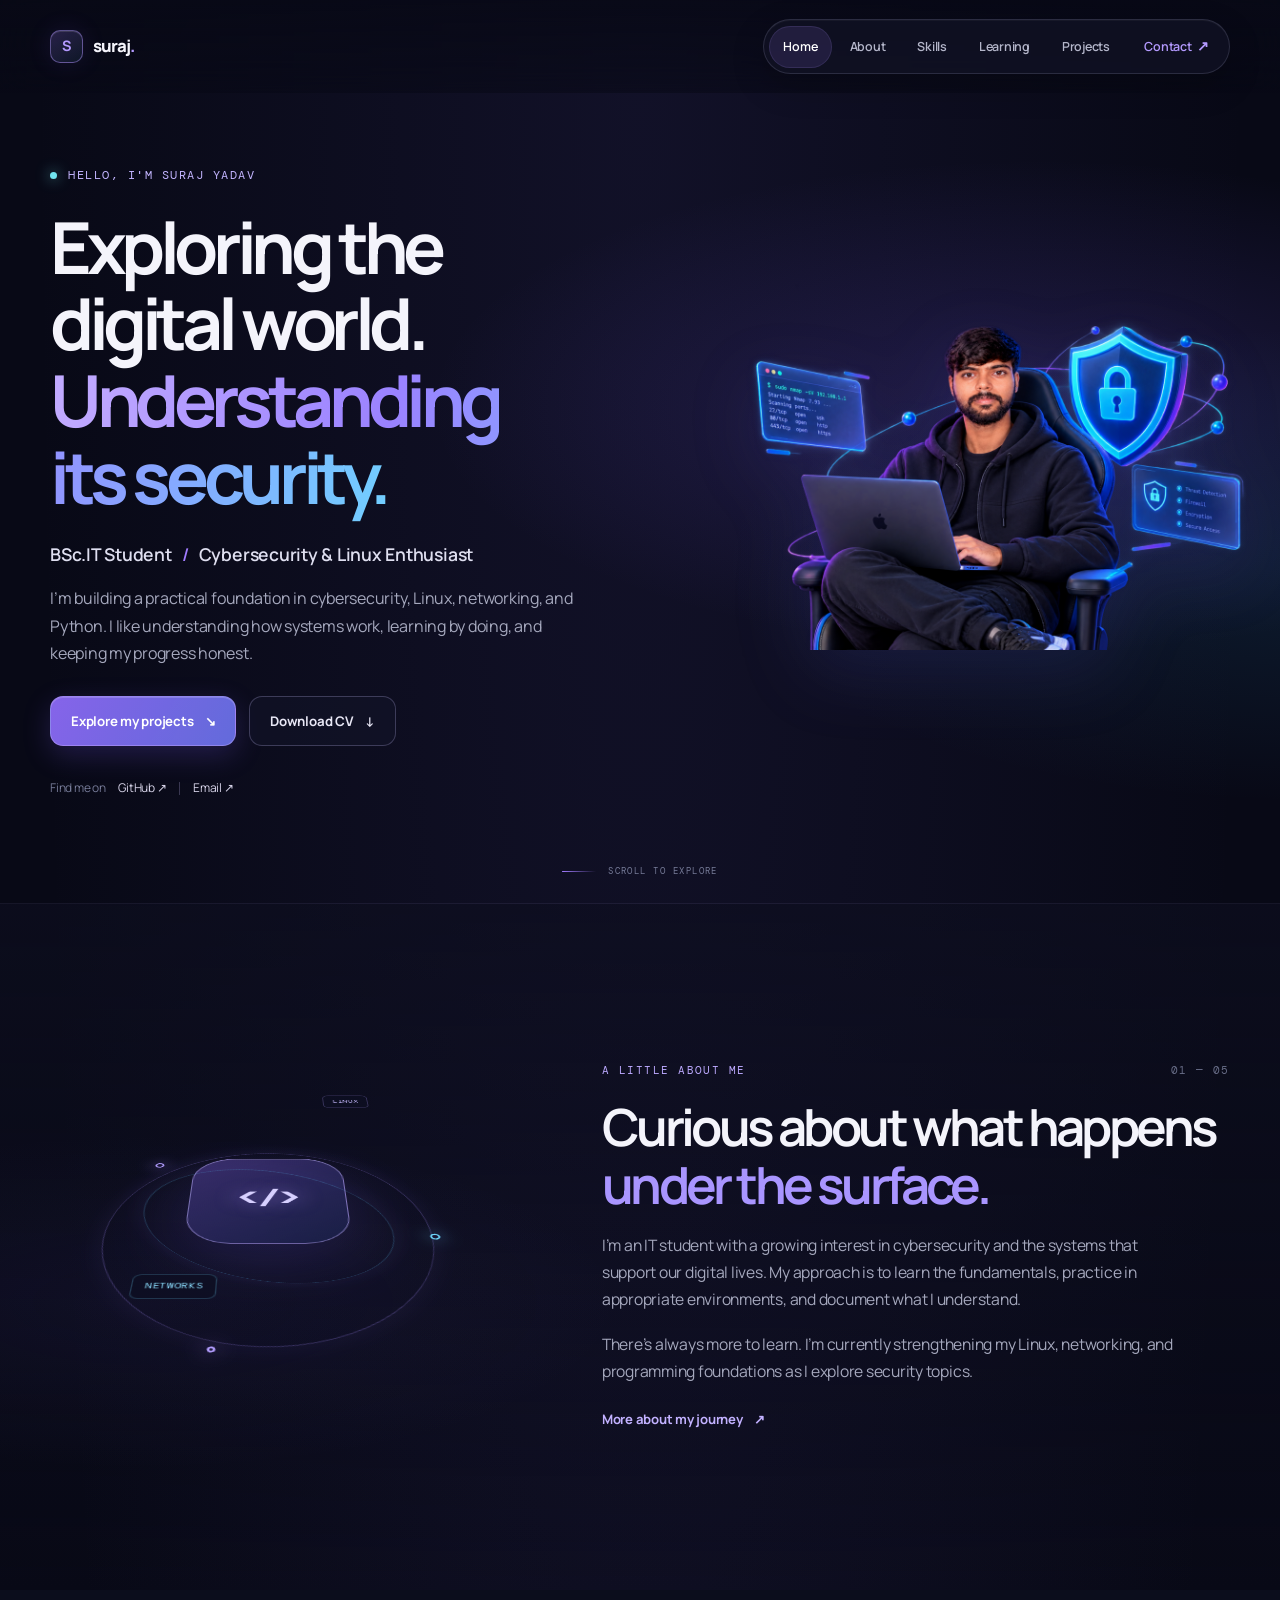
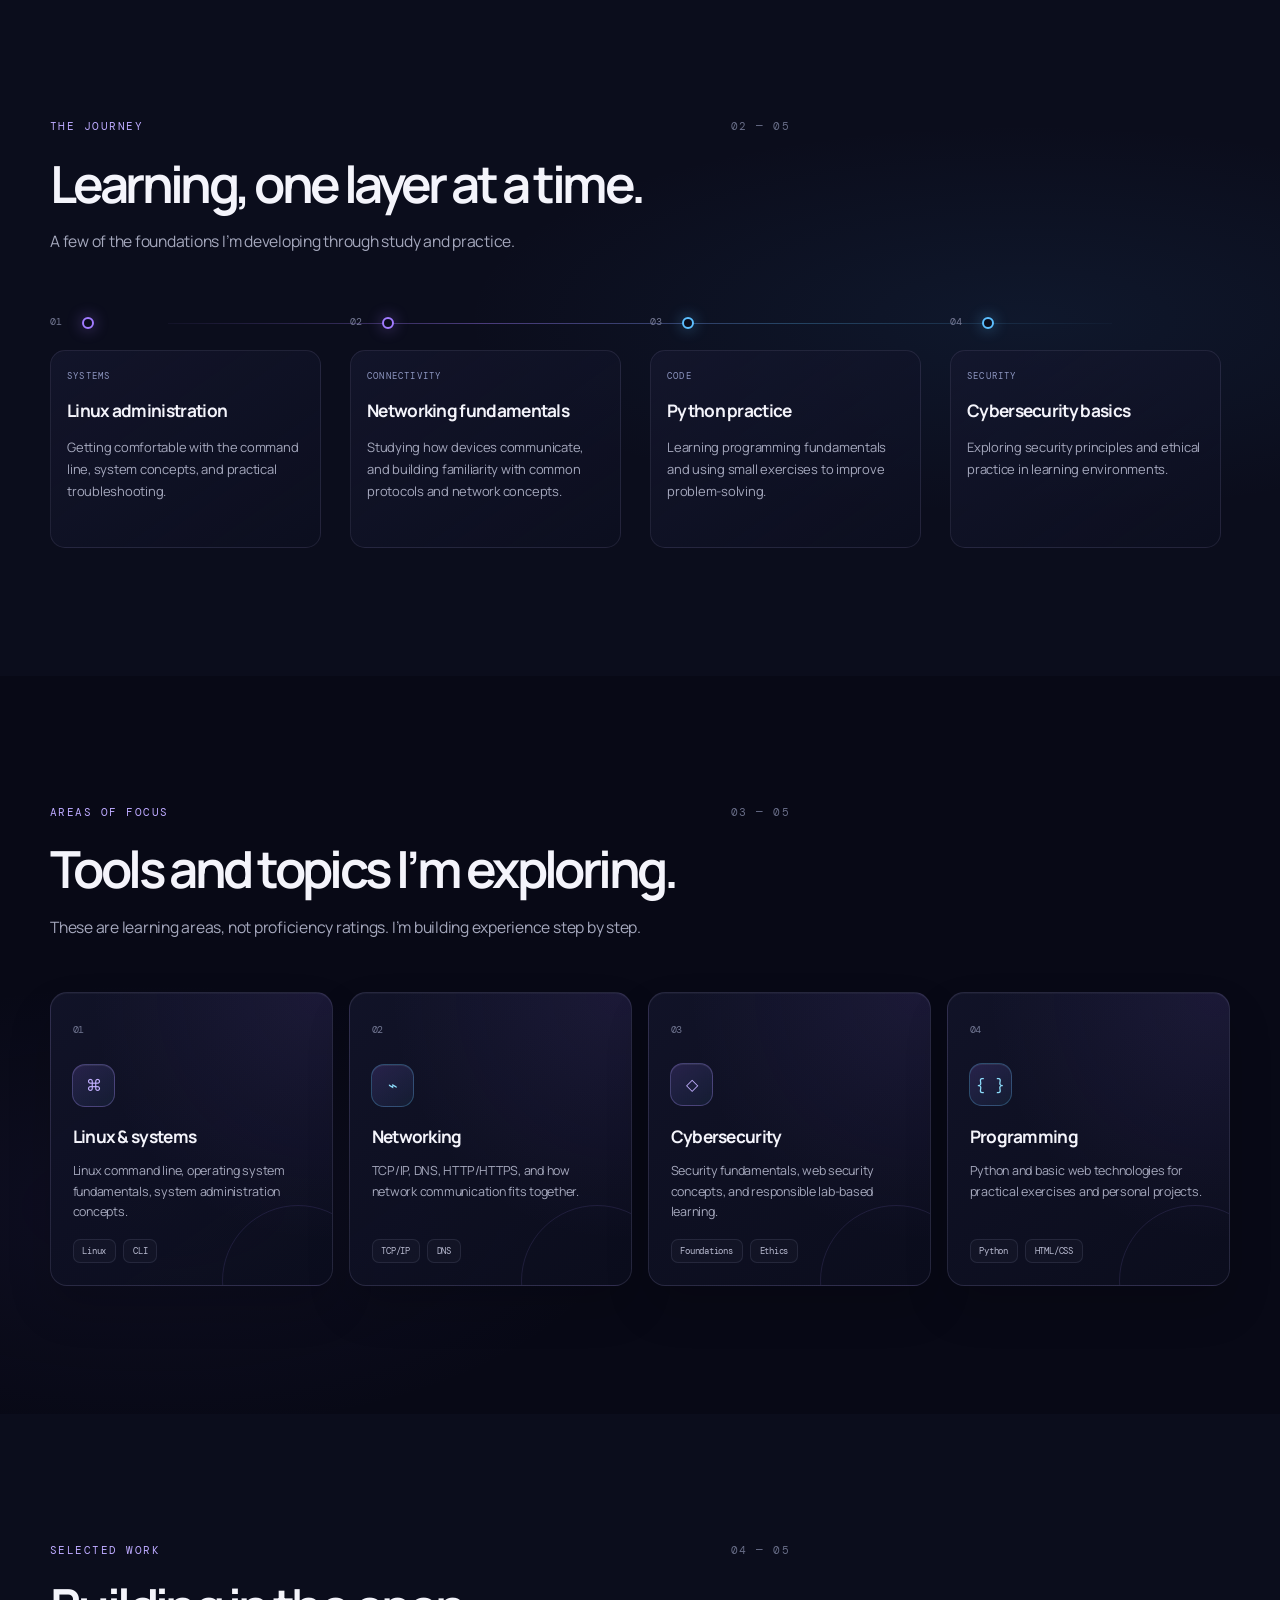
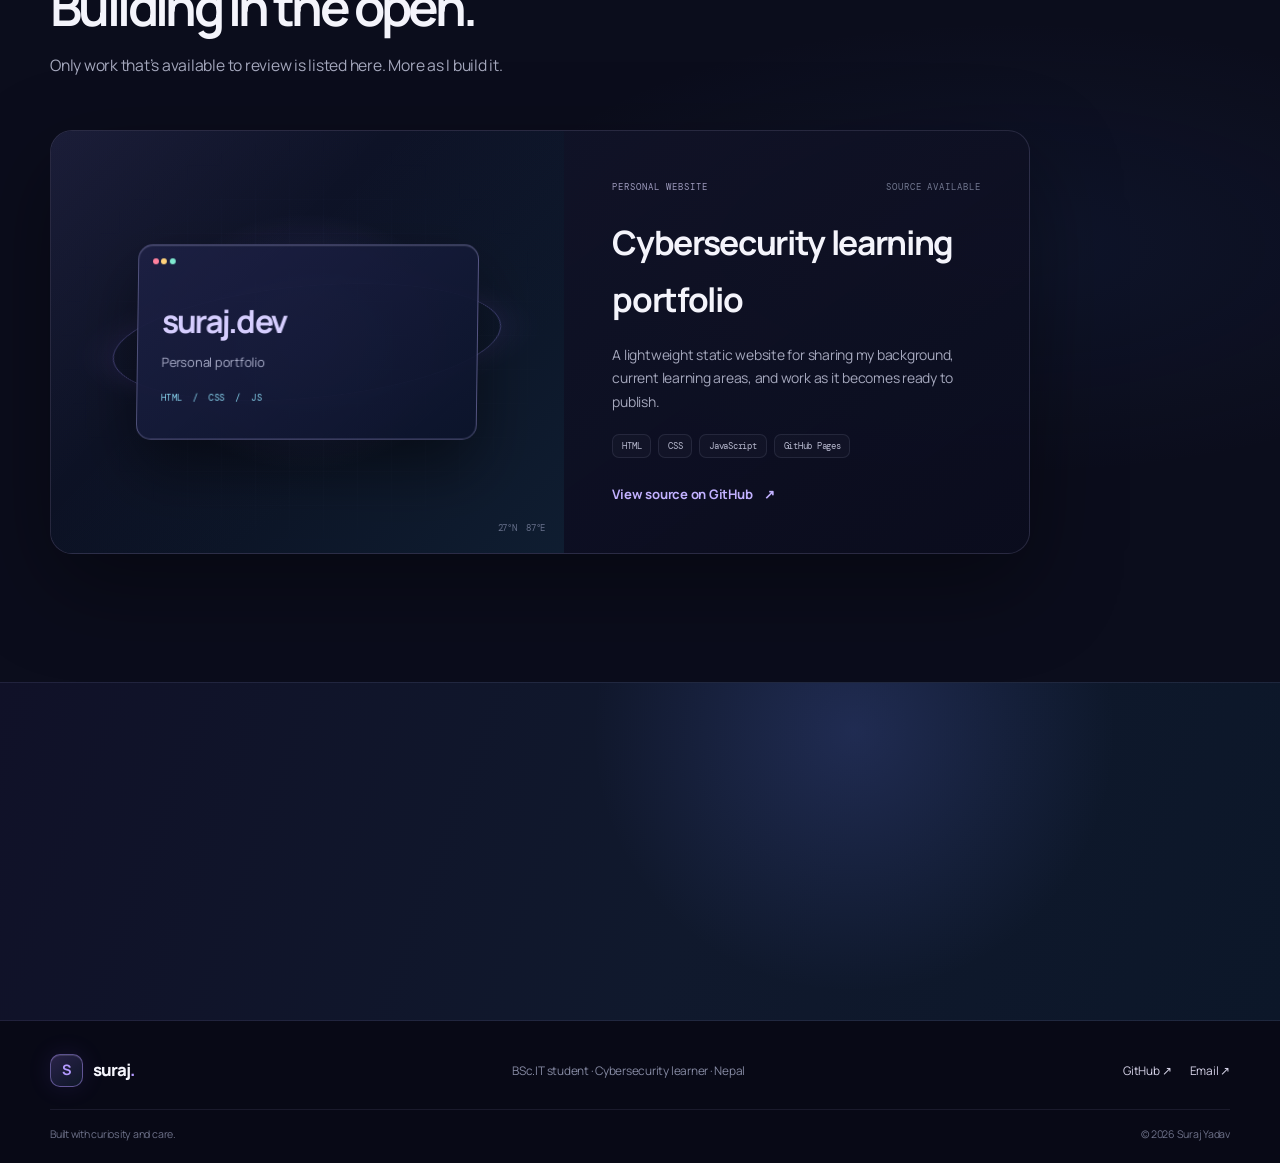
<file: index.html>
<!DOCTYPE html>
<html lang="en">
  <head>
    <meta charset="UTF-8" />
    <meta name="viewport" content="width=device-width, initial-scale=1.0" />
    <meta name="theme-color" content="#080916" />
    <meta name="description" content="Suraj Yadav is a BSc.IT student learning cybersecurity, Linux, networking, and Python through hands-on study." />
    <meta property="og:title" content="Suraj Yadav | Cybersecurity Learner" />
    <meta property="og:description" content="BSc.IT student exploring cybersecurity, Linux, networking, and systems." />
    <meta property="og:type" content="website" />
    <link rel="canonical" href="https://www.yadavsuraj.com.np/" />
    <link rel="icon" href="data:image/svg+xml,%3Csvg xmlns='http://www.w3.org/2000/svg' viewBox='0 0 64 64'%3E%3Crect width='64' height='64' rx='16' fill='%23080916'/%3E%3Cpath d='M18 18h28v28H18z' fill='none' stroke='%239c7bff' stroke-width='4'/%3E%3C/svg%3E" />
    <link rel="preconnect" href="https://fonts.googleapis.com" />
    <link rel="preconnect" href="https://fonts.gstatic.com" crossorigin />
    <link href="https://fonts.googleapis.com/css2?family=DM+Mono:wght@400;500&family=Manrope:wght@400;500;600;700;800&display=swap" rel="stylesheet" />
    <link rel="stylesheet" href="css/style.css" />
    <title>Suraj Yadav | Cybersecurity Learner</title>
  </head>
  <body>
    <header class="site-header">
      <nav class="navbar container" aria-label="Main navigation">
        <a class="brand" href="index.html" aria-label="Suraj Yadav, home"><span class="brand-mark">S</span><span>suraj<span class="brand-dot">.</span></span></a>
        <button class="nav-toggle" type="button" aria-expanded="false" aria-controls="nav-menu" aria-label="Open navigation">
          <span></span><span></span>
        </button>
        <div class="nav-panel" id="nav-menu">
          <ul class="nav-links">
            <li><a class="nav-link is-active" href="#top" aria-current="page">Home</a></li>
            <li><a class="nav-link" href="about.html">About</a></li>
            <li><a class="nav-link" href="#skills">Skills</a></li>
            <li><a class="nav-link" href="#learning">Learning</a></li>
            <li><a class="nav-link" href="#projects">Projects</a></li>
            <li><a class="nav-link nav-contact" href="contact/contact.html">Contact <span aria-hidden="true">↗</span></a></li>
          </ul>
        </div>
      </nav>
    </header>

    <main id="top">
      <section class="hero section" aria-labelledby="hero-title">
        <div class="hero-glow" aria-hidden="true"></div>
        <div class="container hero-grid">
          <div class="hero-copy">
            <p class="eyebrow"><span class="live-dot"></span> HELLO, I'M SURAJ YADAV</p>
            <h1 id="hero-title">Exploring the digital world.<br /><span>Understanding its security.</span></h1>
            <p class="hero-role">BSc.IT Student <span>/</span> Cybersecurity &amp; Linux Enthusiast</p>
            <p class="hero-text">I’m building a practical foundation in cybersecurity, Linux, networking, and Python. I like understanding how systems work, learning by doing, and keeping my progress honest.</p>
            <div class="hero-actions">
              <a class="btn btn-primary" href="#projects">Explore my projects <span aria-hidden="true">↘</span></a>
              <a class="btn btn-secondary" href="assets/documents/Suraj.pdf.pdf" download>Download CV <span aria-hidden="true">↓</span></a>
            </div>
            <div class="social-row">
              <span class="social-label">Find me on</span>
              <a href="https://github.com/surajydv2" target="_blank" rel="noopener noreferrer">GitHub <span aria-hidden="true">↗</span></a>
              <span class="social-divider" aria-hidden="true"></span>
              <a href="mailto:yadavsuraj120415@gmail.com">Email <span aria-hidden="true">↗</span></a>
            </div>
          </div>

          <div class="hero-scene interactive-scene">
            <img class="hero-composite" src="assets/images/suraj-cybersecurity-wide.png" alt="Suraj Yadav surrounded by a cybersecurity shield, network links, and terminal panels" width="1364" height="768" fetchpriority="high" />
          </div>
        </div>
        <a class="scroll-cue" href="#about"><span class="scroll-cue-line"></span><span>SCROLL TO EXPLORE</span></a>
      </section>

      <section class="section about-section" id="about">
        <div class="container about-grid">
          <div class="about-visual reveal" aria-hidden="true">
            <div class="orbit-visual" data-parallax>
              <div class="orbit-ring ring-one"></div><div class="orbit-ring ring-two"></div>
              <div class="orbit-core"><span>&lt;/&gt;</span></div>
              <i class="orbit-point point-one"></i><i class="orbit-point point-two"></i><i class="orbit-point point-three"></i>
              <span class="orbit-tag tag-linux">LINUX</span><span class="orbit-tag tag-net">NETWORKS</span>
            </div>
          </div>
          <div class="about-copy reveal">
            <p class="section-kicker">A LITTLE ABOUT ME <span>01 — 05</span></p>
            <h2>Curious about what happens <em>under the surface.</em></h2>
            <p>I’m an IT student with a growing interest in cybersecurity and the systems that support our digital lives. My approach is to learn the fundamentals, practice in appropriate environments, and document what I understand.</p>
            <p>There’s always more to learn. I’m currently strengthening my Linux, networking, and programming foundations as I explore security topics.</p>
            <a class="text-link" href="about.html">More about my journey <span aria-hidden="true">↗</span></a>
          </div>
        </div>
      </section>

      <section class="section learning-section" id="learning">
        <div class="container">
          <div class="section-heading reveal">
            <p class="section-kicker">THE JOURNEY <span>02 — 05</span></p>
            <h2>Learning, one layer at a time.</h2>
            <p class="section-intro">A few of the foundations I’m developing through study and practice.</p>
          </div>
          <div class="journey-track">
            <article class="journey-step reveal">
              <span class="journey-index">01</span><span class="journey-node" aria-hidden="true"></span>
              <div><p class="card-kicker">SYSTEMS</p><h3>Linux administration</h3><p>Getting comfortable with the command line, system concepts, and practical troubleshooting.</p></div>
            </article>
            <article class="journey-step reveal">
              <span class="journey-index">02</span><span class="journey-node" aria-hidden="true"></span>
              <div><p class="card-kicker">CONNECTIVITY</p><h3>Networking fundamentals</h3><p>Studying how devices communicate, and building familiarity with common protocols and network concepts.</p></div>
            </article>
            <article class="journey-step reveal">
              <span class="journey-index">03</span><span class="journey-node" aria-hidden="true"></span>
              <div><p class="card-kicker">CODE</p><h3>Python practice</h3><p>Learning programming fundamentals and using small exercises to improve problem-solving.</p></div>
            </article>
            <article class="journey-step reveal">
              <span class="journey-index">04</span><span class="journey-node" aria-hidden="true"></span>
              <div><p class="card-kicker">SECURITY</p><h3>Cybersecurity basics</h3><p>Exploring security principles and ethical practice in learning environments.</p></div>
            </article>
          </div>
        </div>
      </section>

      <section class="section skills-section" id="skills">
        <div class="container">
          <div class="section-heading reveal">
            <p class="section-kicker">AREAS OF FOCUS <span>03 — 05</span></p>
            <h2>Tools and topics I’m exploring.</h2>
            <p class="section-intro">These are learning areas, not proficiency ratings. I’m building experience step by step.</p>
          </div>
          <div class="skills-grid">
            <article class="skill-card reveal"><span class="skill-number">01</span><div class="skill-symbol" aria-hidden="true">⌘</div><h3>Linux &amp; systems</h3><p>Linux command line, operating system fundamentals, system administration concepts.</p><div class="skill-tags"><span>Linux</span><span>CLI</span></div></article>
            <article class="skill-card reveal"><span class="skill-number">02</span><div class="skill-symbol" aria-hidden="true">⌁</div><h3>Networking</h3><p>TCP/IP, DNS, HTTP/HTTPS, and how network communication fits together.</p><div class="skill-tags"><span>TCP/IP</span><span>DNS</span></div></article>
            <article class="skill-card reveal"><span class="skill-number">03</span><div class="skill-symbol" aria-hidden="true">◇</div><h3>Cybersecurity</h3><p>Security fundamentals, web security concepts, and responsible lab-based learning.</p><div class="skill-tags"><span>Foundations</span><span>Ethics</span></div></article>
            <article class="skill-card reveal"><span class="skill-number">04</span><div class="skill-symbol" aria-hidden="true">{ }</div><h3>Programming</h3><p>Python and basic web technologies for practical exercises and personal projects.</p><div class="skill-tags"><span>Python</span><span>HTML/CSS</span></div></article>
          </div>
        </div>
      </section>

      <section class="section projects-section" id="projects">
        <div class="container">
          <div class="section-heading reveal">
            <p class="section-kicker">SELECTED WORK <span>04 — 05</span></p>
            <h2>Building in the open.</h2>
            <p class="section-intro">Only work that’s available to review is listed here. More as I build it.</p>
          </div>
          <article class="project-card reveal tilt-card">
            <div class="project-art" aria-hidden="true">
              <div class="project-art-grid"></div><div class="project-art-orbit"></div>
              <div class="project-art-window"><span></span><span></span><span></span><b>suraj.dev</b><i>Personal portfolio</i><small>HTML&nbsp; / &nbsp;CSS&nbsp; / &nbsp;JS</small></div>
              <span class="art-coordinate">27°N&nbsp; 87°E</span>
            </div>
            <div class="project-content">
              <div class="project-meta"><span>PERSONAL WEBSITE</span><span>SOURCE AVAILABLE</span></div>
              <h3>Cybersecurity learning portfolio</h3>
              <p>A lightweight static website for sharing my background, current learning areas, and work as it becomes ready to publish.</p>
              <ul class="project-tags"><li>HTML</li><li>CSS</li><li>JavaScript</li><li>GitHub Pages</li></ul>
              <a class="text-link" href="https://github.com/surajydv2/portfolio-website-" target="_blank" rel="noopener noreferrer">View source on GitHub <span aria-hidden="true">↗</span></a>
            </div>
          </article>
        </div>
      </section>

      <section class="contact-banner">
        <div class="contact-banner-glow" aria-hidden="true"></div>
        <div class="container contact-banner-inner reveal">
          <div><p class="section-kicker">HAVE A GOOD QUESTION? <span>05 — 05</span></p><h2>Let’s talk technology.</h2><p>I’m open to learning opportunities, collaboration, and thoughtful conversations.</p></div>
          <a class="btn btn-primary" href="contact/contact.html">Get in touch <span aria-hidden="true">↗</span></a>
        </div>
      </section>
    </main>

    <footer class="site-footer">
      <div class="container footer-main">
        <a class="brand" href="#top" aria-label="Back to top"><span class="brand-mark">S</span><span>suraj<span class="brand-dot">.</span></span></a>
        <p>BSc.IT student · Cybersecurity learner · Nepal</p>
        <div class="footer-social"><a href="https://github.com/surajydv2" target="_blank" rel="noopener noreferrer">GitHub ↗</a><a href="mailto:yadavsuraj120415@gmail.com">Email ↗</a></div>
      </div>
      <div class="container footer-meta"><span>Built with curiosity and care.</span><span>© <span id="year"></span> Suraj Yadav</span></div>
    </footer>
    <script src="js/script.js" defer></script>
  </body>
</html>
</file>
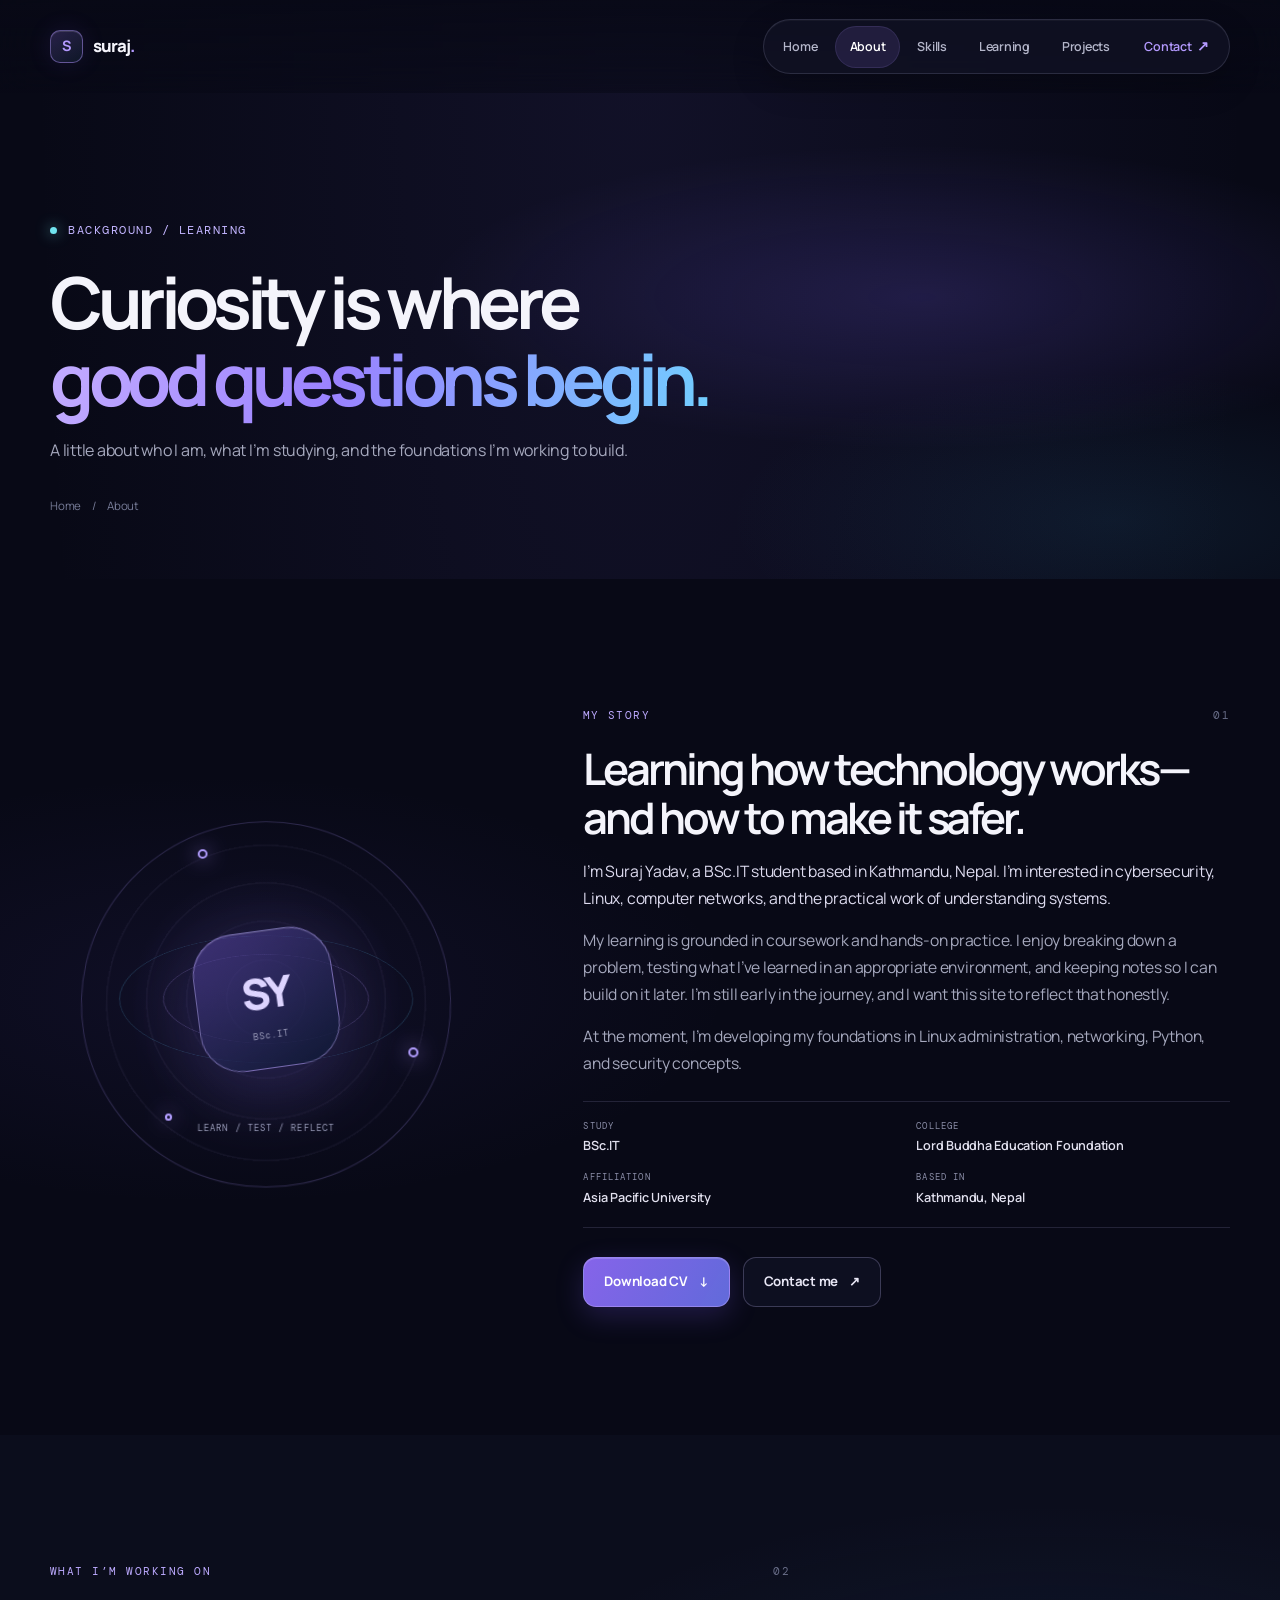
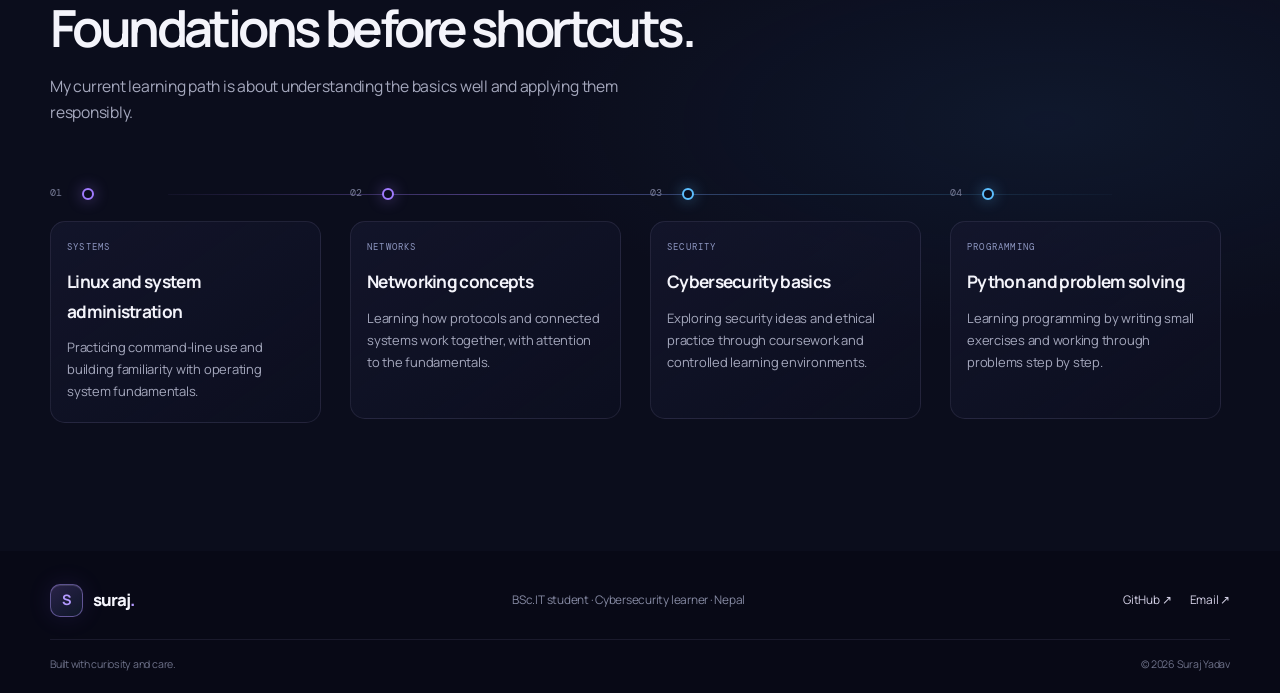
<file: about.html>
<!DOCTYPE html>
<html lang="en">
  <head>
    <meta charset="UTF-8" />
    <meta name="viewport" content="width=device-width, initial-scale=1.0" />
    <meta name="theme-color" content="#080916" />
    <meta name="description" content="About Suraj Yadav, a BSc.IT student learning cybersecurity, Linux, networking, and programming." />
    <meta property="og:title" content="About | Suraj Yadav" />
    <meta property="og:description" content="A little about my background and learning journey in IT and cybersecurity." />
    <meta property="og:type" content="website" />
    <link rel="canonical" href="https://www.yadavsuraj.com.np/about.html" />
    <link rel="preconnect" href="https://fonts.googleapis.com" />
    <link rel="preconnect" href="https://fonts.gstatic.com" crossorigin />
    <link href="https://fonts.googleapis.com/css2?family=DM+Mono:wght@400;500&family=Manrope:wght@400;500;600;700;800&display=swap" rel="stylesheet" />
    <link rel="stylesheet" href="css/style.css" />
    <title>About | Suraj Yadav</title>
  </head>
  <body>
    <header class="site-header">
      <nav class="navbar container" aria-label="Main navigation">
        <a class="brand" href="index.html" aria-label="Suraj Yadav, home"><span class="brand-mark">S</span><span>suraj<span class="brand-dot">.</span></span></a>
        <button class="nav-toggle" type="button" aria-expanded="false" aria-controls="nav-menu" aria-label="Open navigation"><span></span><span></span></button>
        <div class="nav-panel" id="nav-menu">
          <ul class="nav-links">
            <li><a class="nav-link" href="index.html#top">Home</a></li>
            <li><a class="nav-link is-active" href="about.html" aria-current="page">About</a></li>
            <li><a class="nav-link" href="index.html#skills">Skills</a></li>
            <li><a class="nav-link" href="index.html#learning">Learning</a></li>
            <li><a class="nav-link" href="index.html#projects">Projects</a></li>
            <li><a class="nav-link nav-contact" href="contact/contact.html">Contact <span aria-hidden="true">↗</span></a></li>
          </ul>
        </div>
      </nav>
    </header>
    <main>
      <section class="page-hero section">
        <div class="container page-hero-inner">
          <p class="eyebrow"><span class="live-dot"></span> BACKGROUND / LEARNING</p>
          <h1>Curiosity is where<br /><span>good questions begin.</span></h1>
          <p class="hero-text">A little about who I am, what I’m studying, and the foundations I’m working to build.</p>
          <div class="breadcrumb"><a href="index.html">Home</a><span>/</span><span aria-current="page">About</span></div>
        </div>
      </section>
      <section class="section about-detail-section">
        <div class="container about-detail-grid">
          <div class="detail-visual reveal" aria-hidden="true">
            <div class="detail-orbit" data-parallax><div class="detail-core"><span>SY</span><small>BSc.IT</small></div><i class="detail-node detail-node-a"></i><i class="detail-node detail-node-b"></i><i class="detail-node detail-node-c"></i><span class="detail-orbit-label">LEARN / TEST / REFLECT</span></div>
          </div>
          <div class="detail-copy reveal">
            <p class="section-kicker">MY STORY <span>01</span></p>
            <h2>Learning how technology works—and how to make it safer.</h2>
            <p class="intro-copy">I’m Suraj Yadav, a BSc.IT student based in Kathmandu, Nepal. I’m interested in cybersecurity, Linux, computer networks, and the practical work of understanding systems.</p>
            <p>My learning is grounded in coursework and hands-on practice. I enjoy breaking down a problem, testing what I’ve learned in an appropriate environment, and keeping notes so I can build on it later. I’m still early in the journey, and I want this site to reflect that honestly.</p>
            <p>At the moment, I’m developing my foundations in Linux administration, networking, Python, and security concepts.</p>
            <div class="detail-facts">
              <div><span>STUDY</span><strong>BSc.IT</strong></div>
              <div><span>COLLEGE</span><strong> Lord Buddha Education Foundation</strong></div>
              <div><span>AFFILIATION</span><strong>Asia Pacific University</strong></div>
              <div><span>BASED IN</span><strong>Kathmandu, Nepal</strong></div>
            </div>
            <div class="hero-actions"><a class="btn btn-primary" href="assets/documents/Suraj.pdf.pdf" download>Download CV <span aria-hidden="true">↓</span></a><a class="btn btn-secondary" href="contact/contact.html">Contact me <span aria-hidden="true">↗</span></a></div>
          </div>
        </div>
      </section>
      <section class="section learning-section detail-journey">
        <div class="container">
          <div class="section-heading reveal"><p class="section-kicker">WHAT I’M WORKING ON <span>02</span></p><h2>Foundations before shortcuts.</h2><p class="section-intro">My current learning path is about understanding the basics well and applying them responsibly.</p></div>
          <div class="journey-track">
            <article class="journey-step reveal"><span class="journey-index">01</span><span class="journey-node" aria-hidden="true"></span><div><p class="card-kicker">SYSTEMS</p><h3>Linux and system administration</h3><p>Practicing command-line use and building familiarity with operating system fundamentals.</p></div></article>
            <article class="journey-step reveal"><span class="journey-index">02</span><span class="journey-node" aria-hidden="true"></span><div><p class="card-kicker">NETWORKS</p><h3>Networking concepts</h3><p>Learning how protocols and connected systems work together, with attention to the fundamentals.</p></div></article>
            <article class="journey-step reveal"><span class="journey-index">03</span><span class="journey-node" aria-hidden="true"></span><div><p class="card-kicker">SECURITY</p><h3>Cybersecurity basics</h3><p>Exploring security ideas and ethical practice through coursework and controlled learning environments.</p></div></article>
            <article class="journey-step reveal"><span class="journey-index">04</span><span class="journey-node" aria-hidden="true"></span><div><p class="card-kicker">PROGRAMMING</p><h3>Python and problem solving</h3><p>Learning programming by writing small exercises and working through problems step by step.</p></div></article>
          </div>
        </div>
      </section>
    </main>
    <footer class="site-footer">
      <div class="container footer-main"><a class="brand" href="index.html"><span class="brand-mark">S</span><span>suraj<span class="brand-dot">.</span></span></a><p>BSc.IT student · Cybersecurity learner · Nepal</p><div class="footer-social"><a href="https://github.com/surajydv2" target="_blank" rel="noopener noreferrer">GitHub ↗</a><a href="mailto:yadavsuraj120415@gmail.com">Email ↗</a></div></div>
      <div class="container footer-meta"><span>Built with curiosity and care.</span><span>© <span id="year"></span> Suraj Yadav</span></div>
    </footer>
    <script src="js/script.js" defer></script>
  </body>
</html>
</file>
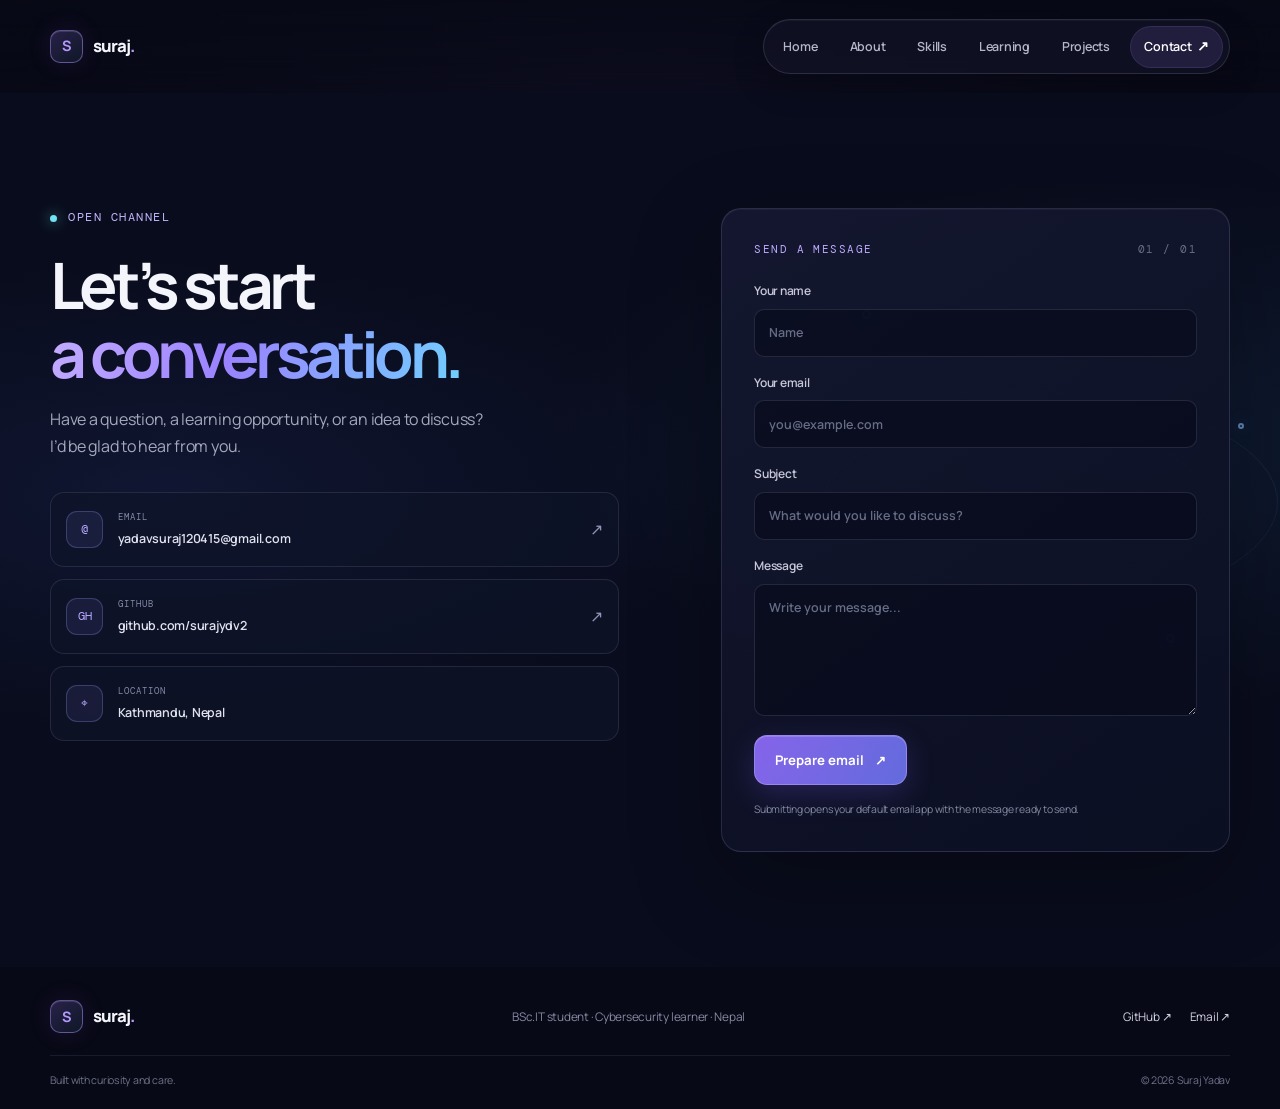
<file: contact/contact.html>
<!DOCTYPE html>
<html lang="en">
  <head>
    <meta charset="UTF-8" />
    <meta name="viewport" content="width=device-width, initial-scale=1.0" />
    <meta name="theme-color" content="#080916" />
    <meta name="description" content="Contact Suraj Yadav about technology, learning opportunities, and collaboration." />
    <meta property="og:title" content="Contact | Suraj Yadav" />
    <meta property="og:description" content="Get in touch with Suraj Yadav." />
    <meta property="og:type" content="website" />
    <link rel="canonical" href="https://www.yadavsuraj.com.np/contact/contact.html" />
    <link rel="preconnect" href="https://fonts.googleapis.com" />
    <link rel="preconnect" href="https://fonts.gstatic.com" crossorigin />
    <link href="https://fonts.googleapis.com/css2?family=DM+Mono:wght@400;500&family=Manrope:wght@400;500;600;700;800&display=swap" rel="stylesheet" />
    <link rel="stylesheet" href="../css/style.css" />
    <title>Contact | Suraj Yadav</title>
  </head>
  <body>
    <header class="site-header">
      <nav class="navbar container" aria-label="Main navigation">
        <a class="brand" href="../index.html" aria-label="Suraj Yadav, home"><span class="brand-mark">S</span><span>suraj<span class="brand-dot">.</span></span></a>
        <button class="nav-toggle" type="button" aria-expanded="false" aria-controls="nav-menu" aria-label="Open navigation"><span></span><span></span></button>
        <div class="nav-panel" id="nav-menu">
          <ul class="nav-links">
            <li><a class="nav-link" href="../index.html#top">Home</a></li>
            <li><a class="nav-link" href="../about.html">About</a></li>
            <li><a class="nav-link" href="../index.html#skills">Skills</a></li>
            <li><a class="nav-link" href="../index.html#learning">Learning</a></li>
            <li><a class="nav-link" href="../index.html#projects">Projects</a></li>
            <li><a class="nav-link nav-contact is-active" href="contact.html" aria-current="page">Contact <span aria-hidden="true">↗</span></a></li>
          </ul>
        </div>
      </nav>
    </header>
    <main>
      <section class="contact-page section">
        <div class="contact-atmosphere" aria-hidden="true"><div class="contact-orbit"></div><div class="contact-orbit contact-orbit-two"></div><i></i><i></i><i></i></div>
        <div class="container contact-layout">
          <div class="contact-copy reveal">
            <p class="eyebrow"><span class="live-dot"></span> OPEN CHANNEL</p>
            <h1>Let’s start<br /><span>a conversation.</span></h1>
            <p class="contact-intro">Have a question, a learning opportunity, or an idea to discuss? I’d be glad to hear from you.</p>
            <div class="contact-methods">
              <a class="contact-method" href="mailto:yadavsuraj120415@gmail.com"><span class="method-icon" aria-hidden="true">@</span><span><small>EMAIL</small><strong>yadavsuraj120415@gmail.com</strong></span><span class="method-arrow" aria-hidden="true">↗</span></a>
              <a class="contact-method" href="https://github.com/surajydv2" target="_blank" rel="noopener noreferrer"><span class="method-icon" aria-hidden="true">GH</span><span><small>GITHUB</small><strong>github.com/surajydv2</strong></span><span class="method-arrow" aria-hidden="true">↗</span></a>
              <div class="contact-method"><span class="method-icon" aria-hidden="true">⌖</span><span><small>LOCATION</small><strong>Kathmandu, Nepal</strong></span></div>
            </div>
          </div>
          <div class="contact-form-wrap reveal">
            <p class="section-kicker">SEND A MESSAGE <span>01 / 01</span></p>
            <form class="contact-form" id="contactForm" action="mailto:yadavsuraj120415@gmail.com" method="post" enctype="text/plain">
              <label for="name">Your name<input id="name" type="text" name="name" autocomplete="name" placeholder="Name" required /></label>
              <label for="email">Your email<input id="email" type="email" name="email" autocomplete="email" placeholder="you@example.com" required /></label>
              <label for="subject">Subject<input id="subject" type="text" name="subject" placeholder="What would you like to discuss?" required /></label>
              <label for="message">Message<textarea id="message" name="message" rows="5" placeholder="Write your message..." required></textarea></label>
              <button class="btn btn-primary" type="submit">Prepare email <span aria-hidden="true">↗</span></button>
              <p class="form-note">Submitting opens your default email app with the message ready to send.</p>
            </form>
          </div>
        </div>
      </section>
    </main>
    <footer class="site-footer">
      <div class="container footer-main"><a class="brand" href="../index.html"><span class="brand-mark">S</span><span>suraj<span class="brand-dot">.</span></span></a><p>BSc.IT student · Cybersecurity learner · Nepal</p><div class="footer-social"><a href="https://github.com/surajydv2" target="_blank" rel="noopener noreferrer">GitHub ↗</a><a href="mailto:yadavsuraj120415@gmail.com">Email ↗</a></div></div>
      <div class="container footer-meta"><span>Built with curiosity and care.</span><span>© <span id="year"></span> Suraj Yadav</span></div>
    </footer>
    <script src="../js/script.js" defer></script>
  </body>
</html>
</file>
<file: css/style.css>
:root {
  color-scheme: dark;
  --bg: #080916;
  --bg-raised: #0d1020;
  --panel: #101326;
  --panel-soft: rgba(18, 21, 42, 0.76);
  --text: #f4f4fb;
  --muted: #a5a8bd;
  --quiet: #767b98;
  --purple: #a17cff;
  --purple-bright: #b49aff;
  --blue: #5dbfff;
  --cyan: #71e4ef;
  --border: rgba(178, 174, 227, 0.16);
  --border-strong: rgba(178, 174, 227, 0.28);
  --shadow: 0 32px 90px rgba(0, 0, 0, 0.38);
  --container: min(1180px, calc(100% - 3rem));
  --radius: 20px;
}

* {
  box-sizing: border-box;
}

html {
  scroll-behavior: smooth;
  scroll-padding-top: 7rem;
  overflow-x: clip;
}

body {
  min-width: 0;
  margin: 0;
  overflow-x: hidden;
  color: var(--text);
  background:
    radial-gradient(ellipse at 50% 0%, rgba(89, 76, 172, 0.12), transparent 38rem),
    var(--bg);
  font-family: "Manrope", sans-serif;
  font-size: 16px;
  line-height: 1.7;
  letter-spacing: -0.015em;
  -webkit-font-smoothing: antialiased;
  text-rendering: optimizeLegibility;
}

body,
button,
input,
textarea {
  font-family: "Manrope", sans-serif;
}

button,
a {
  -webkit-tap-highlight-color: transparent;
}

a {
  color: inherit;
  text-decoration: none;
}

button,
input,
textarea {
  font: inherit;
}

button {
  cursor: pointer;
}

img,
svg {
  display: block;
  max-width: 100%;
}

::selection {
  color: #fff;
  background: rgba(161, 124, 255, 0.42);
}

.container {
  width: var(--container);
  margin-inline: auto;
}

.section {
  position: relative;
  padding-block: clamp(5.5rem, 10vw, 9rem);
}

.site-header {
  position: sticky;
  z-index: 20;
  top: 0;
  padding-block: 1.1rem;
  background: linear-gradient(180deg, rgba(8, 9, 22, 0.88), rgba(8, 9, 22, 0.56));
  backdrop-filter: blur(18px);
  -webkit-backdrop-filter: blur(18px);
}

.navbar {
  display: flex;
  min-height: 58px;
  align-items: center;
  justify-content: space-between;
  gap: 1.5rem;
}

.brand {
  display: inline-flex;
  flex: 0 0 auto;
  align-items: center;
  gap: 0.65rem;
  font-size: 1.05rem;
  font-weight: 800;
  letter-spacing: -0.06em;
}

.brand-mark {
  display: grid;
  width: 2.05rem;
  height: 2.05rem;
  place-items: center;
  border: 1px solid rgba(177, 151, 255, 0.45);
  border-radius: 10px;
  color: var(--purple-bright);
  background: linear-gradient(145deg, rgba(161, 124, 255, 0.22), rgba(93, 191, 255, 0.08));
  font-size: 0.9rem;
  font-weight: 700;
  box-shadow: inset 0 1px rgba(255, 255, 255, 0.12), 0 0 25px rgba(129, 92, 242, 0.12);
}

.brand-dot {
  color: var(--purple-bright);
}

.nav-panel {
  display: flex;
  align-items: center;
  padding: 0.35rem;
  border: 1px solid rgba(194, 190, 231, 0.16);
  border-radius: 999px;
  background: rgba(17, 18, 36, 0.78);
  box-shadow: 0 12px 34px rgba(0, 0, 0, 0.2), inset 0 1px rgba(255, 255, 255, 0.035);
}

.nav-links {
  display: flex;
  align-items: center;
  gap: 0.2rem;
  padding: 0;
  margin: 0;
  list-style: none;
}

.nav-link {
  position: relative;
  display: inline-flex;
  min-height: 42px;
  align-items: center;
  justify-content: center;
  gap: 0.35rem;
  padding: 0.55rem 0.9rem;
  border-radius: 999px;
  color: #b4b6ca;
  font-size: 0.78rem;
  font-weight: 600;
  transition: color 180ms ease, background 180ms ease, box-shadow 180ms ease;
}

.nav-link:hover,
.nav-link.is-active {
  color: #fff;
  background: rgba(161, 124, 255, 0.13);
  box-shadow: inset 0 0 0 1px rgba(177, 151, 255, 0.13);
}

.nav-contact {
  margin-left: 0.15rem;
  color: var(--purple-bright);
}

.nav-contact span {
  font-size: 0.85rem;
}

.nav-toggle {
  display: none;
  width: 46px;
  height: 46px;
  flex-direction: column;
  align-items: center;
  justify-content: center;
  gap: 6px;
  border: 1px solid var(--border);
  border-radius: 14px;
  color: var(--text);
  background: rgba(18, 19, 39, 0.88);
}

.nav-toggle span {
  width: 19px;
  height: 2px;
  border-radius: 2px;
  background: currentColor;
  transition: transform 180ms ease;
}

.nav-toggle.is-open span:first-child {
  transform: translateY(4px) rotate(45deg);
}

.nav-toggle.is-open span:last-child {
  transform: translateY(-4px) rotate(-45deg);
}

.hero {
  display: grid;
  min-height: min(810px, calc(100svh - 78px));
  align-items: center;
  overflow-x: clip;
  padding-top: clamp(3.5rem, 7vh, 6.5rem);
  padding-bottom: 6rem;
  isolation: isolate;
}

.hero-glow {
  position: absolute;
  z-index: -1;
  inset: -8rem -12rem 0;
  pointer-events: none;
  background:
    radial-gradient(ellipse at 74% 47%, rgba(111, 85, 231, var(--purple-glow-alpha, 0.21)), transparent 35%),
    radial-gradient(ellipse at 91% 64%, rgba(48, 154, 219, var(--blue-glow-alpha, 0.13)), transparent 28%);
  transition: background 100ms linear;
}

.hero-grid {
  display: grid;
  grid-template-columns: minmax(0, 0.95fr) minmax(380px, 1.05fr);
  align-items: center;
  gap: clamp(2rem, 6vw, 5rem);
}

.hero-copy {
  position: relative;
  z-index: 2;
  opacity: var(--hero-opacity, 1);
  transform: translate3d(0, var(--hero-copy-y, 0px), 0);
  will-change: opacity, transform;
}

.eyebrow,
.section-kicker,
.card-kicker,
.project-meta,
.scene-label,
.scroll-cue,
.skill-number,
.orbit-tag,
.detail-orbit-label,
.method-icon,
.contact-method small,
.art-coordinate {
  font-family: "DM Mono", monospace;
  text-transform: uppercase;
}

.eyebrow {
  display: flex;
  align-items: center;
  gap: 0.7rem;
  margin: 0 0 1.45rem;
  color: #c3b5ff;
  font-size: 0.72rem;
  letter-spacing: 0.13em;
}

.live-dot {
  display: inline-block;
  width: 7px;
  height: 7px;
  flex: 0 0 auto;
  border-radius: 50%;
  background: var(--cyan);
  box-shadow: 0 0 14px rgba(113, 228, 239, 0.75);
}

.hero h1,
.page-hero h1,
.contact-copy h1 {
  margin: 0;
  font-size: clamp(2.8rem, 5.6vw, 5.15rem);
  font-weight: 700;
  line-height: 1.07;
  letter-spacing: -0.075em;
}

.hero h1 span,
.page-hero h1 span,
.contact-copy h1 span {
  color: transparent;
  background: linear-gradient(105deg, #c1aaff 3%, #9a82ff 44%, #71cfff 100%);
  background-clip: text;
  -webkit-background-clip: text;
}

.hero-role {
  margin: 1.5rem 0 0;
  color: #dfdff0;
  font-size: clamp(0.93rem, 1.5vw, 1.1rem);
  font-weight: 600;
}

.hero-role span {
  padding-inline: 0.4rem;
  color: var(--purple);
}

.hero-text {
  max-width: 570px;
  margin: 1rem 0 0;
  color: var(--muted);
  font-size: clamp(0.96rem, 1.25vw, 1.05rem);
}

.hero-actions {
  display: flex;
  flex-wrap: wrap;
  gap: 0.8rem;
  margin-top: 1.8rem;
}

.btn {
  display: inline-flex;
  min-height: 50px;
  align-items: center;
  justify-content: center;
  gap: 0.7rem;
  padding: 0.78rem 1.25rem;
  border: 1px solid transparent;
  border-radius: 13px;
  font-size: 0.83rem;
  font-weight: 700;
  transition: transform 180ms ease, border-color 180ms ease, background 180ms ease, box-shadow 180ms ease;
}

.btn:hover {
  transform: translateY(-2px);
}

.btn-primary {
  border-color: rgba(196, 174, 255, 0.42);
  color: #fff;
  background: linear-gradient(120deg, rgba(139, 104, 242, 0.96), rgba(111, 120, 246, 0.88));
  box-shadow: 0 9px 28px rgba(117, 85, 233, 0.23), inset 0 1px rgba(255, 255, 255, 0.16);
}

.btn-primary:hover {
  border-color: rgba(215, 203, 255, 0.76);
  background: linear-gradient(120deg, #9875f5, #788bff);
  box-shadow: 0 13px 35px rgba(117, 85, 233, 0.32), inset 0 1px rgba(255, 255, 255, 0.22);
}

.btn-secondary {
  border-color: var(--border-strong);
  color: #e8e7f5;
  background: rgba(21, 22, 43, 0.52);
}

.btn-secondary:hover {
  border-color: rgba(177, 151, 255, 0.52);
  background: rgba(161, 124, 255, 0.09);
}

.social-row {
  display: flex;
  align-items: center;
  gap: 0.8rem;
  margin-top: 2rem;
  color: var(--muted);
  font-size: 0.75rem;
}

.social-label {
  color: var(--quiet);
}

.social-row a,
.footer-social a {
  color: #d8d5ea;
  transition: color 180ms ease;
}

.social-row a:hover,
.footer-social a:hover {
  color: var(--cyan);
}

.social-divider {
  width: 1px;
  height: 13px;
  background: var(--border-strong);
}

.hero-scene {
  position: relative;
  width: min(125%, 650px);
  justify-self: center;
  margin-top: -30px;
  aspect-ratio: 16 / 9;
  isolation: isolate;
  perspective: 1100px;
  transform: translate3d(0, var(--scene-y, 0px), var(--scene-z, 0px)) scale(var(--scene-scale, 1));
  transform-style: preserve-3d;
  will-change: transform;
}

.hero-composite {
  position: relative;
  z-index: 1;
  display: block;
  width: 100%;
  height: 100%;
  aspect-ratio: 16 / 9;
  object-fit: contain;
  object-position: center;
  filter: drop-shadow(0 22px 34px rgba(72, 75, 188, 0.16));
  transform: rotateX(var(--image-rx, 0deg)) rotateY(var(--image-ry, 0deg)) scale(var(--image-scale, 1));
  transform-style: preserve-3d;
  transition: transform 280ms cubic-bezier(0.2, 0.75, 0.25, 1), filter 280ms ease;
  will-change: transform, filter;
  pointer-events: none;
  user-select: none;
}

.hero-scene:hover .hero-composite {
  --image-scale: 1.02;
  filter: drop-shadow(0 25px 44px rgba(112, 96, 246, 0.3)) brightness(1.035);
}

.scroll-cue {
  position: absolute;
  bottom: 1.5rem;
  left: 50%;
  display: flex;
  align-items: center;
  gap: 0.75rem;
  color: var(--quiet);
  font-size: 0.57rem;
  letter-spacing: 0.16em;
  transform: translateX(-50%);
}

.scroll-cue-line {
  width: 34px;
  height: 1px;
  background: linear-gradient(90deg, var(--purple), transparent);
}

.about-section {
  overflow: hidden;
  border-top: 1px solid rgba(185, 173, 246, 0.08);
  background:
    radial-gradient(ellipse at 11% 58%, rgba(94, 79, 185, 0.08), transparent 30rem),
    linear-gradient(180deg, rgba(13, 14, 31, 0.65), rgba(8, 9, 22, 0));
}

.about-grid {
  display: grid;
  grid-template-columns: minmax(280px, 0.82fr) minmax(0, 1.18fr);
  align-items: center;
  gap: clamp(3rem, 9vw, 9rem);
}

.about-visual,
.detail-visual {
  display: grid;
  min-height: 430px;
  place-items: center;
  perspective: 800px;
}

.orbit-visual {
  position: relative;
  display: grid;
  width: min(100%, 390px);
  aspect-ratio: 1;
  place-items: center;
  transform: translate3d(0, var(--parallax-y, 0px), 0) rotateX(54deg) rotateZ(-20deg);
  transform-style: preserve-3d;
}

.orbit-ring {
  position: absolute;
  inset: 8%;
  border: 1px solid rgba(166, 142, 255, 0.28);
  border-radius: 50%;
  box-shadow: 0 0 26px rgba(141, 109, 245, 0.08);
}

.ring-two {
  inset: 18%;
  border-color: rgba(96, 198, 255, 0.23);
  transform: rotateX(58deg) rotateY(24deg);
}

.orbit-core {
  display: grid;
  width: 39%;
  aspect-ratio: 1;
  place-items: center;
  border: 1px solid rgba(190, 174, 255, 0.56);
  border-radius: 28%;
  color: #d7d0ff;
  background: linear-gradient(145deg, rgba(113, 85, 208, 0.43), rgba(27, 35, 80, 0.72));
  box-shadow: 0 25px 70px rgba(87, 70, 185, 0.24), inset 0 1px rgba(255, 255, 255, 0.18);
  transform: translateZ(43px) rotateZ(20deg);
}

.orbit-core span {
  font: 700 clamp(1.5rem, 4vw, 2.2rem) "DM Mono", monospace;
  text-shadow: 0 0 24px rgba(177, 151, 255, 0.65);
}

.orbit-point,
.detail-node {
  position: absolute;
  width: 10px;
  height: 10px;
  border: 2px solid #b39eff;
  border-radius: 50%;
  background: #171431;
  box-shadow: 0 0 19px rgba(162, 130, 255, 0.72);
}

.point-one { top: 5%; left: 31%; }
.point-two { right: 9%; bottom: 33%; border-color: #70d9ff; box-shadow: 0 0 19px rgba(93, 191, 255, 0.68); }
.point-three { bottom: 13%; left: 23%; width: 7px; height: 7px; }

.orbit-tag {
  position: absolute;
  padding: 0.45rem 0.62rem;
  border: 1px solid rgba(176, 157, 255, 0.26);
  border-radius: 7px;
  color: #c7baff;
  background: rgba(12, 14, 34, 0.76);
  font-size: 0.55rem;
  letter-spacing: 0.08em;
  transform: rotateZ(20deg) translateZ(68px);
}

.tag-linux { top: 15%; right: 9%; }
.tag-net { bottom: 12%; left: 9%; color: #8ddfff; border-color: rgba(110, 209, 250, 0.24); }

.section-kicker {
  display: flex;
  align-items: center;
  justify-content: space-between;
  gap: 1.4rem;
  margin: 0 0 1.15rem;
  color: #bdaaff;
  font-size: 0.66rem;
  letter-spacing: 0.14em;
}

.section-kicker span {
  color: #686d87;
  white-space: nowrap;
}

.about-copy h2,
.section-heading h2,
.detail-copy h2,
.contact-banner h2 {
  margin: 0;
  font-size: clamp(2.1rem, 4vw, 3.6rem);
  font-weight: 650;
  line-height: 1.13;
  letter-spacing: -0.07em;
}

.about-copy h2 em {
  color: #a995ff;
  font-style: normal;
}

.about-copy > p:not(.section-kicker),
.detail-copy > p:not(.section-kicker),
.section-intro {
  color: var(--muted);
  font-size: 0.98rem;
}

.about-copy > p:not(.section-kicker) {
  max-width: 58ch;
  margin: 1.15rem 0 0;
}

.text-link {
  display: inline-flex;
  align-items: center;
  gap: 0.7rem;
  margin-top: 1.5rem;
  color: #c2b1ff;
  font-size: 0.82rem;
  font-weight: 700;
  transition: color 180ms ease, gap 180ms ease;
}

.text-link:hover {
  gap: 1rem;
  color: var(--cyan);
}

.learning-section {
  overflow: hidden;
  background:
    radial-gradient(ellipse at 80% 48%, rgba(48, 111, 175, 0.11), transparent 35rem),
    #0b0d1c;
}

.section-heading {
  max-width: 740px;
  margin-bottom: 3.2rem;
}

.section-heading h2 {
  max-width: 730px;
}

.section-intro {
  max-width: 620px;
  margin: 1rem 0 0;
}

.journey-track {
  position: relative;
  display: grid;
  grid-template-columns: repeat(4, minmax(0, 1fr));
  gap: 1.25rem;
}

.journey-track::before {
  position: absolute;
  top: 17px;
  right: 10%;
  left: 10%;
  height: 1px;
  content: "";
  background: linear-gradient(90deg, rgba(161, 124, 255, 0.05), rgba(161, 124, 255, 0.42), rgba(93, 191, 255, 0.28), rgba(93, 191, 255, 0.03));
}

.journey-step {
  position: relative;
  padding: 0 0.55rem 0 0;
}

.journey-index {
  display: inline-block;
  margin-bottom: 1.35rem;
  color: #757994;
  font: 0.65rem "DM Mono", monospace;
}

.journey-node {
  position: absolute;
  top: 11px;
  left: 2rem;
  width: 12px;
  height: 12px;
  border: 2px solid var(--purple);
  border-radius: 50%;
  background: #0b0d1c;
  box-shadow: 0 0 15px rgba(161, 124, 255, 0.48);
}

.journey-step:nth-child(n + 3) .journey-node {
  border-color: var(--blue);
  box-shadow: 0 0 15px rgba(93, 191, 255, 0.48);
}

.journey-step > div {
  min-height: 198px;
  padding: 1.15rem 1rem 1.2rem;
  border: 1px solid rgba(177, 174, 220, 0.12);
  border-radius: 15px;
  background: linear-gradient(145deg, rgba(21, 23, 46, 0.76), rgba(13, 16, 34, 0.58));
  transition: transform 220ms ease, border-color 220ms ease, background 220ms ease;
}

.journey-step:hover > div {
  transform: translateY(-4px);
  border-color: rgba(168, 145, 255, 0.34);
  background: linear-gradient(145deg, rgba(30, 29, 61, 0.8), rgba(13, 18, 39, 0.72));
}

.card-kicker {
  margin: 0 0 0.7rem;
  color: #8e97c1;
  font-size: 0.58rem;
  letter-spacing: 0.13em;
}

.journey-step h3,
.skill-card h3,
.project-content h3 {
  margin: 0;
  font-size: 1.08rem;
  font-weight: 700;
  letter-spacing: -0.04em;
}

.journey-step p:last-child {
  margin: 0.65rem 0 0;
  color: var(--muted);
  font-size: 0.81rem;
  line-height: 1.7;
}

.skills-section {
  background:
    radial-gradient(ellipse at 12% 72%, rgba(84, 72, 174, 0.08), transparent 30rem),
    var(--bg);
}

.skills-grid {
  display: grid;
  grid-template-columns: repeat(4, minmax(0, 1fr));
  gap: 1rem;
  perspective: 900px;
}

.skill-card {
  position: relative;
  min-height: 246px;
  padding: 1.35rem;
  overflow: hidden;
  border: 1px solid rgba(178, 174, 227, 0.15);
  border-radius: 17px;
  background:
    radial-gradient(ellipse at 95% 0%, rgba(132, 100, 220, 0.1), transparent 60%),
    linear-gradient(145deg, rgba(18, 20, 41, 0.94), rgba(12, 14, 30, 0.92));
  box-shadow: 0 22px 44px rgba(0, 0, 0, 0.16), inset 0 1px rgba(255, 255, 255, 0.04);
  transition: transform 220ms ease, border-color 220ms ease, box-shadow 220ms ease;
}

.skill-card::after {
  position: absolute;
  right: -42px;
  bottom: -72px;
  width: 150px;
  height: 150px;
  border: 1px solid rgba(160, 136, 255, 0.12);
  border-radius: 50%;
  content: "";
  pointer-events: none;
}

.skill-card:hover {
  transform: perspective(900px) rotateX(2deg) rotateY(-2deg) translateY(-5px);
  border-color: rgba(167, 143, 255, 0.4);
  box-shadow: 0 27px 50px rgba(0, 0, 0, 0.27), 0 0 28px rgba(128, 102, 220, 0.08);
}

.skill-number {
  color: #717692;
  font-size: 0.62rem;
}

.skill-symbol {
  display: grid;
  width: 43px;
  height: 43px;
  place-items: center;
  margin: 1.35rem 0 1rem;
  border: 1px solid rgba(174, 151, 255, 0.29);
  border-radius: 13px;
  color: #c2afff;
  background: linear-gradient(145deg, rgba(132, 103, 222, 0.2), rgba(63, 130, 176, 0.1));
  font: 1rem "DM Mono", monospace;
  box-shadow: inset 0 1px rgba(255, 255, 255, 0.07);
}

.skill-card:nth-child(even) .skill-symbol {
  color: #8dddfb;
  border-color: rgba(99, 197, 246, 0.28);
}

.skill-card p {
  min-height: 62px;
  margin: 0.6rem 0 1rem;
  color: var(--muted);
  font-size: 0.78rem;
  line-height: 1.65;
}

.skill-tags,
.project-tags {
  display: flex;
  flex-wrap: wrap;
  gap: 0.45rem;
}

.skill-tags span,
.project-tags li {
  padding: 0.32rem 0.55rem;
  border: 1px solid rgba(175, 177, 216, 0.12);
  border-radius: 7px;
  color: #b8bad0;
  background: rgba(255, 255, 255, 0.025);
  font: 0.58rem "DM Mono", monospace;
}

.projects-section {
  overflow: hidden;
  background:
    radial-gradient(ellipse at 79% 50%, rgba(49, 89, 170, 0.1), transparent 33rem),
    #0b0d1c;
}

.project-card {
  display: grid;
  grid-template-columns: minmax(0, 1.05fr) minmax(0, 0.95fr);
  max-width: 980px;
  overflow: hidden;
  border: 1px solid rgba(177, 174, 220, 0.17);
  border-radius: 22px;
  background: linear-gradient(145deg, rgba(20, 22, 45, 0.9), rgba(11, 13, 30, 0.94));
  box-shadow: var(--shadow);
  transform: perspective(1000px) rotateX(var(--tilt-y, 0deg)) rotateY(var(--tilt-x, 0deg));
  transform-style: preserve-3d;
  transition: transform 180ms ease, border-color 180ms ease, box-shadow 180ms ease;
}

.project-card:hover {
  border-color: rgba(169, 148, 255, 0.38);
  box-shadow: 0 38px 100px rgba(0, 0, 0, 0.45), 0 0 34px rgba(107, 88, 204, 0.1);
}

.project-art {
  position: relative;
  display: grid;
  min-height: 340px;
  overflow: hidden;
  place-items: center;
  isolation: isolate;
  background:
    radial-gradient(ellipse at 50% 50%, rgba(130, 111, 230, 0.3), transparent 43%),
    linear-gradient(145deg, #11152c, #0a1021 70%);
}

.project-art::before {
  position: absolute;
  z-index: -1;
  inset: 0;
  content: "";
  background: linear-gradient(133deg, rgba(187, 163, 255, 0.06), transparent 38%, rgba(74, 184, 234, 0.08));
}

.project-art-grid {
  position: absolute;
  inset: 0;
  opacity: 0.32;
  background-image:
    linear-gradient(rgba(158, 170, 230, 0.12) 1px, transparent 1px),
    linear-gradient(90deg, rgba(158, 170, 230, 0.12) 1px, transparent 1px);
  background-size: 34px 34px;
  mask-image: radial-gradient(ellipse, #000 10%, transparent 75%);
}

.project-art-orbit {
  position: absolute;
  width: 78%;
  aspect-ratio: 1.6;
  border: 1px solid rgba(153, 139, 246, 0.38);
  border-radius: 50%;
  box-shadow: 0 0 40px rgba(131, 99, 233, 0.16);
  transform: rotateX(64deg) rotateZ(-18deg);
}

.project-art-window {
  position: relative;
  display: flex;
  width: min(74%, 345px);
  min-height: 196px;
  flex-direction: column;
  justify-content: center;
  padding: 2.15rem 1.5rem 1.25rem;
  border: 1px solid rgba(193, 185, 255, 0.36);
  border-radius: 15px;
  background: linear-gradient(145deg, rgba(28, 31, 67, 0.94), rgba(11, 19, 42, 0.94));
  box-shadow: 0 30px 65px rgba(0, 0, 0, 0.45), inset 0 1px rgba(255, 255, 255, 0.11);
  transform: translateZ(35px) rotateY(-9deg) rotateX(5deg);
}

.project-art-window > span {
  position: absolute;
  top: 0.8rem;
  left: 0.85rem;
  width: 6px;
  height: 6px;
  border-radius: 50%;
  background: #ff819e;
}

.project-art-window > span:nth-child(2) { left: 1.4rem; background: #ffd27b; }
.project-art-window > span:nth-child(3) { left: 1.95rem; background: #7fe9d0; }

.project-art-window b {
  color: #d6ceff;
  font-size: clamp(1.3rem, 3vw, 2rem);
  letter-spacing: -0.06em;
}

.project-art-window i {
  margin-top: 0.2rem;
  color: #a8acc8;
  font-size: 0.8rem;
  font-style: normal;
}

.project-art-window small {
  margin-top: 1.15rem;
  color: #8ad7f2;
  font: 0.58rem "DM Mono", monospace;
  letter-spacing: 0.04em;
}

.art-coordinate {
  position: absolute;
  right: 1.2rem;
  bottom: 1.1rem;
  color: rgba(184, 189, 224, 0.52);
  font-size: 0.55rem;
}

.project-content {
  display: flex;
  flex-direction: column;
  align-items: flex-start;
  justify-content: center;
  padding: clamp(1.8rem, 4vw, 3rem);
}

.project-meta {
  display: flex;
  width: 100%;
  justify-content: space-between;
  gap: 1rem;
  margin-bottom: 1.2rem;
  color: #9e9bbd;
  font-size: 0.59rem;
  letter-spacing: 0.1em;
}

.project-meta span:last-child {
  color: #737890;
}

.project-content h3 {
  font-size: clamp(1.5rem, 3vw, 2.1rem);
}

.project-content > p {
  margin: 0.9rem 0 1.25rem;
  color: var(--muted);
  font-size: 0.87rem;
}

.project-tags {
  padding: 0;
  margin: 0;
  list-style: none;
}

.project-content .text-link {
  margin-top: 1.55rem;
}

.contact-banner {
  position: relative;
  overflow: hidden;
  padding-block: clamp(4rem, 8vw, 6.4rem);
  border-top: 1px solid rgba(183, 174, 236, 0.1);
  border-bottom: 1px solid rgba(183, 174, 236, 0.1);
  background: linear-gradient(110deg, #101128, #10192d 55%, #0c1729);
}

.contact-banner-glow {
  position: absolute;
  top: -14rem;
  right: 12%;
  width: 34rem;
  height: 34rem;
  border-radius: 50%;
  pointer-events: none;
  background: radial-gradient(circle, rgba(98, 119, 232, 0.2), transparent 68%);
}

.contact-banner-inner {
  position: relative;
  display: flex;
  align-items: center;
  justify-content: space-between;
  gap: 2rem;
}

.contact-banner h2 {
  font-size: clamp(2.1rem, 4vw, 3.45rem);
}

.contact-banner-inner > div > p:last-child {
  margin: 0.8rem 0 0;
  color: var(--muted);
  font-size: 0.91rem;
}

.site-footer {
  padding-block: 2.1rem 1.2rem;
  background: #080916;
}

.footer-main {
  display: flex;
  align-items: center;
  justify-content: space-between;
  gap: 1.5rem;
}

.footer-main > p {
  margin: 0;
  color: #868aa3;
  font-size: 0.74rem;
}

.footer-social {
  display: flex;
  gap: 1.15rem;
  color: #c7c6d7;
  font-size: 0.74rem;
}

.footer-meta {
  display: flex;
  justify-content: space-between;
  gap: 1rem;
  padding-top: 1rem;
  margin-top: 1.35rem;
  border-top: 1px solid rgba(183, 174, 236, 0.1);
  color: #6e728a;
  font-size: 0.66rem;
}

.page-hero {
  min-height: 440px;
  padding-top: clamp(5rem, 10vw, 8.5rem);
  padding-bottom: 4rem;
  background:
    radial-gradient(ellipse at 72% 42%, rgba(109, 87, 224, 0.2), transparent 31rem),
    radial-gradient(ellipse at 87% 88%, rgba(54, 153, 201, 0.11), transparent 24rem);
}

.page-hero-inner {
  position: relative;
}

.page-hero h1 {
  max-width: 820px;
}

.page-hero .hero-text {
  max-width: 600px;
  margin-top: 1.2rem;
}

.breadcrumb {
  display: flex;
  gap: 0.7rem;
  margin-top: 2rem;
  color: #777c98;
  font-size: 0.72rem;
}

.breadcrumb a:hover {
  color: var(--purple-bright);
}

.about-detail-section {
  overflow: hidden;
  background:
    radial-gradient(ellipse at 17% 48%, rgba(83, 66, 179, 0.1), transparent 32rem),
    var(--bg);
}

.about-detail-grid {
  display: grid;
  grid-template-columns: minmax(280px, 0.8fr) minmax(0, 1.2fr);
  align-items: center;
  gap: clamp(3rem, 8vw, 8rem);
}

.detail-visual {
  min-height: 480px;
}

.detail-orbit {
  position: relative;
  display: grid;
  width: min(100%, 370px);
  aspect-ratio: 1;
  place-items: center;
  border: 1px solid rgba(162, 141, 242, 0.24);
  border-radius: 50%;
  background:
    radial-gradient(circle at 50% 50%, rgba(108, 89, 196, 0.17), transparent 52%),
    repeating-radial-gradient(circle at 50% 50%, transparent 0 38px, rgba(164, 151, 218, 0.06) 39px 40px);
  transform: translate3d(0, var(--parallax-y, 0px), 0) rotateX(8deg);
}

.detail-orbit::before,
.detail-orbit::after {
  position: absolute;
  inset: 10%;
  border: 1px solid rgba(92, 190, 237, 0.2);
  border-radius: 50%;
  content: "";
  transform: rotateX(64deg) rotateZ(28deg);
}

.detail-orbit::after {
  inset: 22%;
  border-color: rgba(183, 155, 255, 0.24);
  transform: rotateX(64deg) rotateZ(-31deg);
}

.detail-core {
  z-index: 1;
  display: grid;
  width: 38%;
  aspect-ratio: 1;
  place-content: center;
  border: 1px solid rgba(192, 174, 255, 0.48);
  border-radius: 30%;
  text-align: center;
  background: linear-gradient(150deg, rgba(108, 83, 199, 0.45), rgba(15, 24, 52, 0.96));
  box-shadow: 0 25px 70px rgba(82, 69, 163, 0.24), inset 0 1px rgba(255, 255, 255, 0.13);
  transform: rotateZ(-8deg) translateZ(28px);
}

.detail-core span {
  color: #ddd4ff;
  font-size: clamp(1.8rem, 4vw, 2.7rem);
  font-weight: 800;
  letter-spacing: -0.08em;
}

.detail-core small {
  color: #9c9dbb;
  font: 0.55rem "DM Mono", monospace;
  letter-spacing: 0.1em;
}

.detail-node-a { top: 8%; left: 31%; }
.detail-node-b { right: 9%; bottom: 34%; }
.detail-node-c { bottom: 17%; left: 23%; width: 7px; height: 7px; }

.detail-orbit-label {
  position: absolute;
  right: 0;
  bottom: 13%;
  left: 0;
  color: #989bb7;
  font-size: 0.57rem;
  letter-spacing: 0.12em;
  text-align: center;
}

.detail-copy h2 {
  font-size: clamp(2rem, 3.4vw, 3.1rem);
}

.detail-copy > p:not(.section-kicker) {
  margin: 1rem 0 0;
}

.detail-copy .intro-copy {
  color: #dedcf0 !important;
  font-size: 1rem;
}

.detail-facts {
  display: grid;
  grid-template-columns: repeat(2, minmax(0, 1fr));
  gap: 0.9rem 1.2rem;
  padding: 1.15rem 0;
  margin-top: 1.5rem;
  border-top: 1px solid var(--border);
  border-bottom: 1px solid var(--border);
}

.detail-facts div {
  display: grid;
  gap: 0.22rem;
}

.detail-facts span {
  color: #8b8ea8;
  font: 0.58rem "DM Mono", monospace;
  letter-spacing: 0.12em;
}

.detail-facts strong {
  color: #e2e1ef;
  font-size: 0.79rem;
  font-weight: 600;
}

.detail-journey {
  background:
    radial-gradient(ellipse at 82% 40%, rgba(44, 102, 164, 0.12), transparent 33rem),
    #0b0d1c;
}

.contact-page {
  min-height: calc(100svh - 160px);
  overflow: hidden;
  padding-block: clamp(5rem, 9vw, 8rem);
  background:
    radial-gradient(ellipse at 13% 46%, rgba(55, 74, 165, 0.16), transparent 35rem),
    radial-gradient(ellipse at 88% 40%, rgba(51, 124, 185, 0.13), transparent 36rem),
    #090c1c;
  isolation: isolate;
}

.contact-atmosphere {
  position: absolute;
  z-index: -1;
  top: 9%;
  right: -4rem;
  width: min(54vw, 660px);
  aspect-ratio: 1;
  opacity: 0.65;
  pointer-events: none;
}

.contact-orbit {
  position: absolute;
  inset: 10%;
  border: 1px solid rgba(105, 170, 238, 0.18);
  border-radius: 50%;
  transform: rotateX(65deg) rotateZ(-27deg);
}

.contact-orbit-two {
  inset: 21%;
  border-color: rgba(167, 141, 246, 0.22);
  transform: rotateX(65deg) rotateZ(29deg);
}

.contact-atmosphere i {
  position: absolute;
  top: 21%;
  left: 27%;
  width: 9px;
  height: 9px;
  border: 2px solid #8cbdff;
  border-radius: 50%;
  background: #141a38;
  box-shadow: 0 0 22px rgba(87, 164, 246, 0.65);
}

.contact-atmosphere i:nth-of-type(2) { top: 70%; left: 73%; border-color: #b59aff; box-shadow: 0 0 22px rgba(161, 124, 255, 0.65); }
.contact-atmosphere i:nth-of-type(3) { top: 38%; left: 84%; width: 6px; height: 6px; }

.contact-layout {
  position: relative;
  display: grid;
  grid-template-columns: minmax(0, 0.95fr) minmax(380px, 0.85fr);
  align-items: start;
  gap: clamp(3rem, 8vw, 8rem);
}

.contact-copy h1 {
  font-size: clamp(2.8rem, 5vw, 4.5rem);
}

.contact-intro {
  max-width: 440px;
  margin: 1.1rem 0 0;
  color: var(--muted);
}

.contact-methods {
  display: grid;
  gap: 0.75rem;
  margin-top: 2rem;
}

.contact-method {
  display: flex;
  min-height: 75px;
  align-items: center;
  gap: 0.9rem;
  padding: 0.85rem 0.95rem;
  border: 1px solid rgba(175, 177, 220, 0.14);
  border-radius: 14px;
  background: rgba(15, 20, 40, 0.66);
  transition: border-color 180ms ease, background 180ms ease;
}

a.contact-method:hover {
  border-color: rgba(142, 174, 255, 0.38);
  background: rgba(24, 31, 58, 0.76);
}

.method-icon {
  display: grid;
  width: 37px;
  height: 37px;
  flex: 0 0 auto;
  place-items: center;
  border: 1px solid rgba(155, 167, 251, 0.25);
  border-radius: 11px;
  color: #bbaaff;
  background: rgba(115, 100, 202, 0.13);
  font-size: 0.75rem;
}

.contact-method > span:nth-child(2) {
  display: grid;
  min-width: 0;
  gap: 0.15rem;
}

.contact-method small {
  color: #858ba8;
  font-size: 0.55rem;
  letter-spacing: 0.12em;
}

.contact-method strong {
  overflow-wrap: anywhere;
  color: #e1e2f0;
  font-size: 0.78rem;
  font-weight: 600;
}

.method-arrow {
  margin-left: auto;
  color: #8e95b6;
}

.contact-form-wrap {
  padding: clamp(1.3rem, 3vw, 2rem);
  border: 1px solid rgba(178, 174, 227, 0.17);
  border-radius: 20px;
  background: linear-gradient(145deg, rgba(21, 24, 48, 0.93), rgba(12, 16, 35, 0.94));
  box-shadow: 0 30px 90px rgba(0, 0, 0, 0.28), inset 0 1px rgba(255, 255, 255, 0.045);
}

.contact-form-wrap > .section-kicker {
  margin-bottom: 1.35rem;
}

.contact-form {
  display: grid;
  gap: 1rem;
}

.contact-form label {
  display: grid;
  gap: 0.45rem;
  color: #c7c8da;
  font-size: 0.75rem;
  font-weight: 600;
}

.contact-form input,
.contact-form textarea {
  width: 100%;
  min-height: 48px;
  padding: 0.78rem 0.85rem;
  border: 1px solid rgba(176, 179, 218, 0.16);
  border-radius: 10px;
  outline: none;
  color: var(--text);
  background: rgba(8, 11, 27, 0.62);
  font-size: 0.78rem;
  transition: border-color 180ms ease, box-shadow 180ms ease;
}

.contact-form textarea {
  min-height: 130px;
  resize: vertical;
}

.contact-form input::placeholder,
.contact-form textarea::placeholder {
  color: #666c87;
}

.contact-form input:focus,
.contact-form textarea:focus {
  border-color: rgba(165, 141, 255, 0.62);
  box-shadow: 0 0 0 3px rgba(149, 116, 244, 0.13);
}

.contact-form .btn {
  justify-self: start;
  margin-top: 0.15rem;
}

.form-note {
  margin: 0;
  color: #858aa4;
  font-size: 0.65rem;
}

.reveal {
  --reveal-delay: 0ms;
}

.js .reveal {
  opacity: 0;
  transform: translate3d(0, 28px, 0);
  transition: opacity 650ms ease var(--reveal-delay), transform 650ms cubic-bezier(0.2, 0.65, 0.25, 1) var(--reveal-delay);
}

.js .reveal.is-visible {
  opacity: 1;
  transform: translate3d(0, 0, 0);
}

.js .project-card.reveal {
  transform: translate3d(0, 28px, 0) perspective(1000px) rotateX(var(--tilt-y, 0deg)) rotateY(var(--tilt-x, 0deg));
}

.js .project-card.reveal.is-visible {
  transform: perspective(1000px) rotateX(var(--tilt-y, 0deg)) rotateY(var(--tilt-x, 0deg));
}

a:focus-visible,
button:focus-visible,
input:focus-visible,
textarea:focus-visible {
  outline: 2px solid var(--cyan);
  outline-offset: 4px;
}

@media (min-width: 1500px) {
  .hero {
    min-height: 830px;
  }
}

@media (min-width: 1021px) and (max-width: 1120px) {
  .hero-scene {
    width: min(115%, 650px);
  }
}

@media (max-width: 1020px) {
  :root {
    --container: min(100% - 2.5rem, 800px);
  }

  .nav-link {
    padding-inline: 0.68rem;
    font-size: 0.73rem;
  }

  .hero-grid {
    grid-template-columns: minmax(0, 0.92fr) minmax(330px, 1.08fr);
    gap: 1.4rem;
  }

  .hero-scene {
    width: 100%;
    margin-top: 0;
  }

  .hero h1 {
    font-size: clamp(2.65rem, 5.3vw, 4rem);
  }

  .journey-track {
    grid-template-columns: repeat(2, minmax(0, 1fr));
    row-gap: 1.5rem;
  }

  .journey-track::before {
    display: none;
  }

  .journey-step {
    padding-top: 0.2rem;
  }

  .journey-step > div {
    min-height: 170px;
  }

  .journey-node {
    top: 10px;
    left: 2rem;
  }

  .skills-grid {
    grid-template-columns: repeat(2, minmax(0, 1fr));
  }

  .contact-layout {
    gap: 3rem;
  }
}

@media (max-width: 760px) {
  :root {
    --container: min(100% - 2rem, 620px);
  }

  html {
    scroll-padding-top: 5.8rem;
  }

  .site-header {
    padding-block: 0.7rem;
  }

  .navbar {
    min-height: 49px;
  }

  .nav-toggle {
    display: flex;
  }

  .nav-panel {
    position: absolute;
    top: calc(100% + 0.4rem);
    right: max(1rem, calc((100% - 620px) / 2));
    left: max(1rem, calc((100% - 620px) / 2));
    display: none;
    align-items: stretch;
    padding: 0.65rem;
    border-radius: 17px;
    background: rgba(14, 16, 34, 0.97);
    box-shadow: 0 24px 65px rgba(0, 0, 0, 0.48);
  }

  .nav-panel.is-open {
    display: block;
  }

  .nav-links {
    display: grid;
    gap: 0.2rem;
  }

  .nav-link {
    width: 100%;
    justify-content: flex-start;
    padding-inline: 1rem;
    border-radius: 11px;
    font-size: 0.84rem;
  }

  .nav-contact {
    justify-content: space-between;
    margin: 0.25rem 0 0;
    border-top: 1px solid var(--border);
    border-radius: 0 0 11px 11px;
  }

  .hero {
    min-height: unset;
    padding-top: 4.5rem;
    padding-bottom: 5.5rem;
  }

  .hero-grid {
    grid-template-columns: 1fr;
    gap: 1.8rem;
  }

  .hero-copy {
    max-width: 610px;
  }

  .hero h1 {
    font-size: clamp(2.55rem, 9vw, 4.15rem);
  }

  .hero-scene {
    width: min(100%, 620px);
    justify-self: center;
  }

  .scroll-cue {
    display: none;
  }

  .about-grid,
  .about-detail-grid {
    grid-template-columns: 1fr;
    gap: 2.1rem;
  }

  .about-visual,
  .detail-visual {
    min-height: min(80vw, 380px);
  }

  .orbit-visual,
  .detail-orbit {
    width: min(80vw, 350px);
  }

  .about-copy {
    max-width: 610px;
  }

  .section {
    padding-block: 5.5rem;
  }

  .section-heading {
    margin-bottom: 2.3rem;
  }

  .project-card {
    grid-template-columns: 1fr;
  }

  .project-art {
    min-height: 300px;
  }

  .contact-banner-inner {
    align-items: flex-start;
    flex-direction: column;
  }

  .contact-layout {
    grid-template-columns: 1fr;
    gap: 2.5rem;
  }

  .contact-atmosphere {
    top: 5%;
    right: -16rem;
    width: 39rem;
    opacity: 0.4;
  }
}

@media (max-width: 520px) {
  :root {
    --container: calc(100% - 2rem);
  }

  .hero {
    padding-top: 3.7rem;
  }

  .hero h1,
  .page-hero h1,
  .contact-copy h1 {
    font-size: clamp(2.35rem, 11vw, 3.3rem);
    letter-spacing: -0.07em;
  }

  .eyebrow {
    font-size: 0.62rem;
  }

  .hero-role {
    font-size: 0.86rem;
  }

  .hero-actions {
    gap: 0.65rem;
  }

  .hero-actions .btn {
    flex: 1 1 auto;
    padding-inline: 0.8rem;
    font-size: 0.75rem;
  }

  .social-row {
    flex-wrap: wrap;
  }

  .hero-scene {
    width: 100%;
  }

  .section-heading h2,
  .about-copy h2,
  .detail-copy h2,
  .contact-banner h2 {
    font-size: clamp(1.9rem, 9vw, 2.65rem);
  }

  .journey-track,
  .skills-grid {
    grid-template-columns: 1fr;
    gap: 0.85rem;
  }

  .journey-step > div {
    min-height: auto;
  }

  .skill-card {
    min-height: auto;
  }

  .skill-card p {
    min-height: 0;
  }

  .project-art {
    min-height: 265px;
  }

  .project-art-window {
    width: 78%;
    min-height: 170px;
  }

  .detail-facts {
    gap: 0.8rem;
  }

  .detail-facts strong {
    font-size: 0.73rem;
  }

  .contact-form-wrap {
    padding: 1.15rem;
  }

  .footer-main {
    align-items: flex-start;
    flex-wrap: wrap;
    row-gap: 0.85rem;
  }

  .footer-main > p {
    order: 3;
    width: 100%;
  }

  .footer-social {
    margin-left: auto;
  }

  .footer-meta {
    flex-direction: column;
    gap: 0.35rem;
  }
}

@media (hover: none), (pointer: coarse) {
  .skill-card:hover,
  .journey-step:hover > div {
    transform: none;
  }
}

@media (prefers-reduced-motion: reduce) {
  html {
    scroll-behavior: auto;
  }

  *,
  *::before,
  *::after {
    scroll-behavior: auto !important;
    animation-duration: 0.01ms !important;
    animation-iteration-count: 1 !important;
    transition-duration: 0.01ms !important;
  }

  .reveal,
  .js .reveal,
  .js .reveal.is-visible {
    opacity: 1;
    transform: none;
  }

}
</file>
